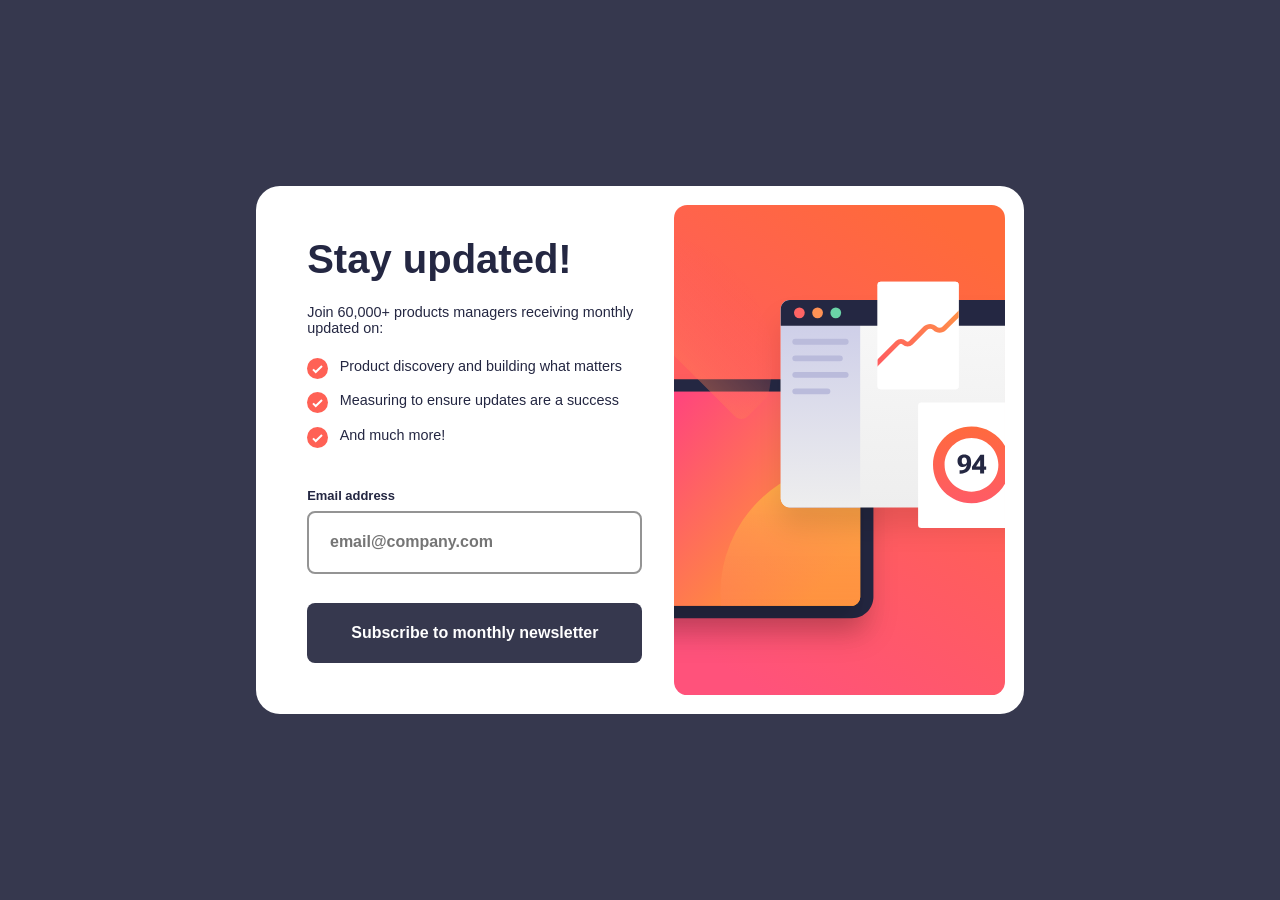
<file: index.html>
<!doctype html>
<html lang="en">
  <head>
    <meta charset="UTF-8" />
    <meta name="viewport" content="width=device-width, initial-scale=1.0" />
    <title>Newsletter Sign Up with Success Message</title>
    <!-- Favicon Link -->
    <link
      rel="shortcut icon"
      href="images/favicon-32x32.png"
      type="image/x-icon"
    />
    <!-- CSS Styling -->
    <link rel="stylesheet" href="styles/style.css" />
    <!-- Scripting Link -->
    <script defer type="module" src="script/script.js"></script>
  </head>
  <body>
    <div class="wrapper" role="main">
      <div class="newsletter">
        <div class="letter-img">
          <img src="images/illustration-sign-up-mobile.svg" loading="lazy" class="mobile-img"/>
          <img src="images/illustration-sign-up-desktop.svg" loading="lazy" class="dsk-img"/>
        </div>
        <div class="letter-details">
          <h2>Stay updated!</h2>
          <p class="h2-tag">
            Join 60,000+ products managers receiving monthly updated on:
          </p>
          <div class="letter-lists">
            <div class="list">
              <span><img src="images/icon-list.svg" /></span>
              <p>Product discovery and building what matters</p>
            </div>
            <div class="list">
              <span><img src="images/icon-list.svg" /></span>
              <p>Measuring to ensure updates are a success</p>
            </div>
            <div class="list">
              <span><img src="images/icon-list.svg" /></span>
              <p>And much more!</p>
            </div>
          </div>
          <form action="successMessage.html" id="emailForm">
            <div class="form-group">
              <div class="form-labels">
                <p class="label">Email address</p>
                <p id="errorMessage"></p>
              </div>
              <input
                type="text"
                name="email"
                id="email"
                placeholder="email@company.com"
              />
            </div>
            <button type="submit" id="submit-btn">
              Subscribe to monthly newsletter
            </button>
          </form>
        </div>
      </div>
    </div>
  </body>
</html>
</file>
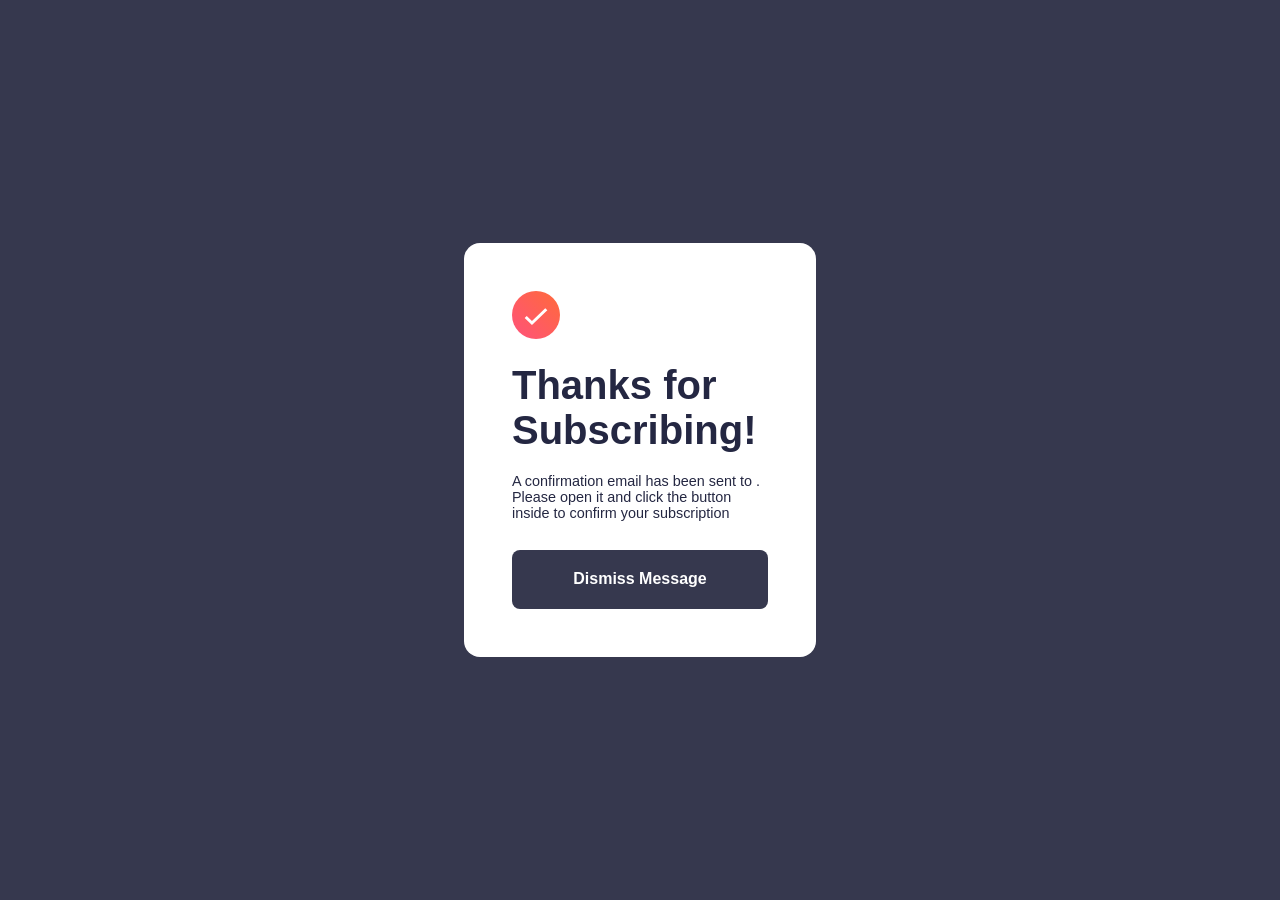
<file: successMessage.html>
<!doctype html>
<html lang="en">
  <head>
    <meta charset="UTF-8" />
    <meta name="viewport" content="width=device-width, initial-scale=1.0" />
    <title>Newsletter Sign Up with Success Message</title>
    <!-- Favicon Link -->
    <link
      rel="shortcut icon"
      href="images/favicon-32x32.png"
      type="image/x-icon"
    />
    <!-- CSS Styling -->
    <link rel="stylesheet" href="styles/style.css" />
    <!-- Scripting Link -->
    <script defer type="module" src="script/success.js"></script>
  </head>
  <body>
    <div class="wrapper">
      <div class="success-message">
        <div>
          <img src="images/icon-success.svg" loading="lazy" />
          <h2>Thanks for Subscribing!</h2>
          <p>
            A confirmation email has been sent to
            <span id="checkedEmail"></span>. Please open it and click the button
            inside to confirm your subscription
          </p>
          <form action="index.html" id="suceeded">
            <button type="submit" id="submit-btn">Dismiss Message</button>
          </form>
        </div>
      </div>
    </div>
  </body>
</html>
</file>
<file: styles/style.css>
:root {
  --red: hsl(4, 100%, 67%);
  --blue-800: hsl(234, 29%, 20%);
  --blue-700: hsl(235, 18%, 26%);
  --grey: hsl(0, 0%, 58%);
  --white: hsl(0, 0%, 100%);
}
* {
  margin: 0;
  padding: 0;
  box-sizing: border-box;
  font-family: "Roboto", sans-serif;
  color: var(--blue-800);
}
h2 {
  font-size: 2.5em;
}
p {
  font-size: 1em;
}
.letter-img {
  width: 100vw;
}
.letter-img img {
  width: 100%;
}
.dsk-img {
  display: none;
}
.letter-details {
  padding: 2.5em 1.5em;
}
.h2-tag {
  margin: 1.5em 0;
}
.list {
  display: flex;
  margin: 1em 0;
}
.list p {
  margin: 0 0 0 0.8em;
}
form {
  width: 100%;
}
input,
button {
  width: 100%;
  outline: none;
  padding: 1.3em;
  border-radius: 0.5em;
  cursor: pointer;
  font-weight: 700;
  font-size: 1em;
}
input {
  margin: 0.5em 0 1.8em 0;
  border: 0.14em solid var(--grey);
}
button {
  border: none;
  background: var(--blue-700);
  color: var(--white);
  transition: 0.25s;
}
.form-labels {
  display: flex;
  justify-content: space-between;
  font-size: 0.9em;
  font-weight: 700;
  margin: 2.5em 0 0 0;
}
#errorMessage {
  color: var(--red);
}

.incorrect {
  background: hsla(4, 100%, 67%, 0.2);
  border-color: var(--red);
  color: var(--red);
}
.incorrect::placeholder {
  color: var(--red);
}
.wrapper {
  height: 100vh;
  display: flex;
  align-items: center;
  justify-content: center;
}
.success-message {
  display: flex;
  align-items: center;
  justify-content: center;
  background: var(--white);
  padding: 3em;
  border-radius: 1em;
  width: min(22em, 100%);
}
.success-message h2 {
  margin: 0.5em 0;
}
.success-message p {
  margin-bottom: 2em;
}
.success-message img {
  width: 3em;
}
#checkedEmail {
  font-weight: 700;
}

@media (min-width: 700px) {
  p {
    font-size: 0.9em;
  }
  .wrapper {
    display: flex;
    align-items: center;
    justify-content: center;
    height: 100vh;
    background: var(--blue-700);
  }
  .letter-img {
    width: unset;
  }
  .newsletter {
    background: var(--white);
    display: flex;
    flex-direction: row-reverse;
    align-items: center;
    justify-content: center;
    border-radius: 1.5em;
    padding: 1.2em;
    width: 48em;
  }
  form {
    width: unset;
  }
  .mobile-img {
    display: none;
  }
  .dsk-img {
    display: block;
    height: 100%;
  }
  .letter-details {
    padding: unset;
    margin: 0 2em;
  }
  .list {
    display: flex;
    margin: 0.6em 0;
  }
  button:hover {
    background: linear-gradient(
      to right,
      var(--red),
      var(--red),
      var(--red),
      rgb(255, 115, 0)
    );
    box-shadow: 0 0.8em 0.8em hsla(4, 100%, 67%, 0.2);
  }
}
</file>
